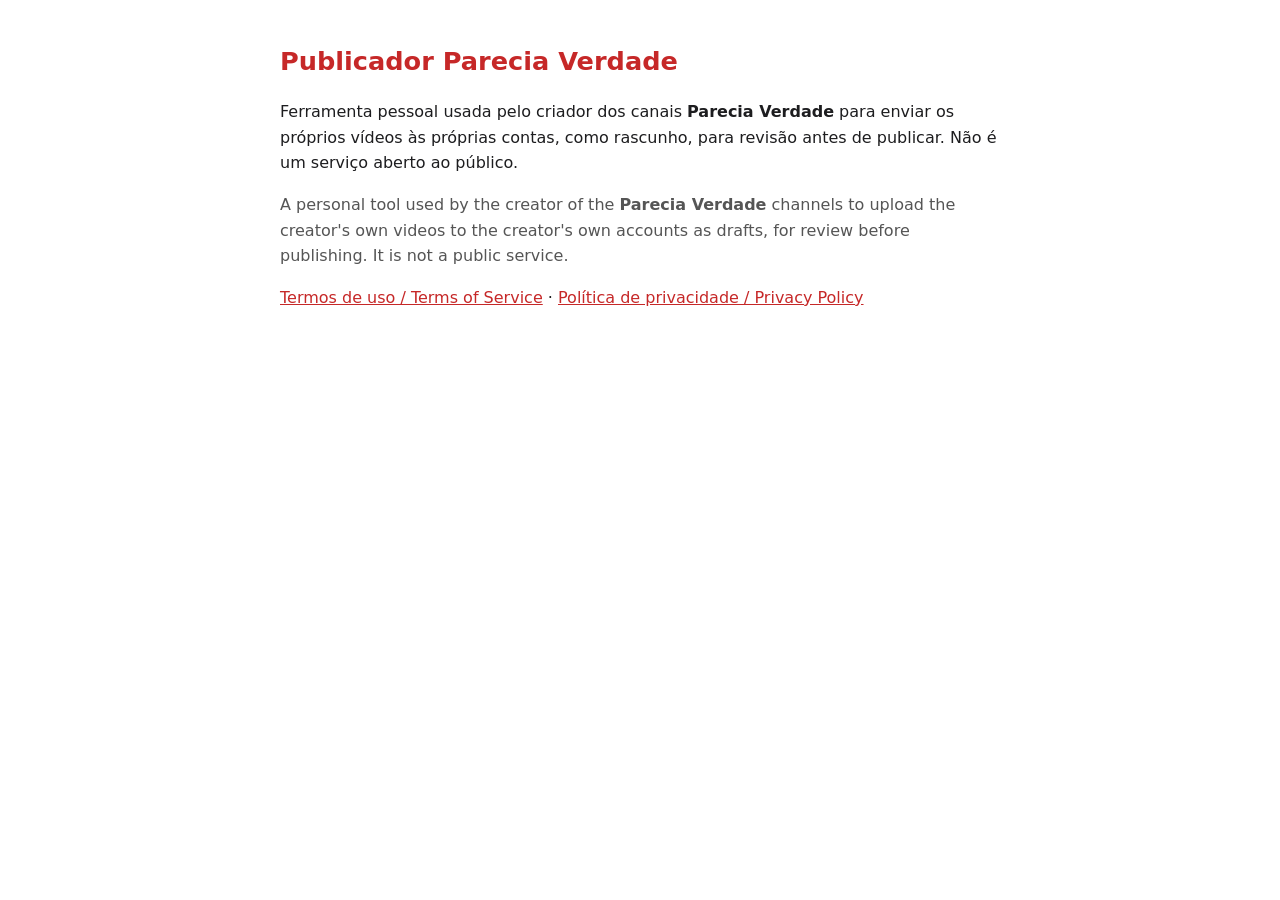
<file: index.html>
<!doctype html><html lang="pt-BR"><head><meta charset="utf-8"><meta name="viewport" content="width=device-width,initial-scale=1">
<title>Publicador Parecia Verdade</title><link rel="stylesheet" href="estilo.css"></head><body>
<h1>Publicador Parecia Verdade</h1>
<p>Ferramenta pessoal usada pelo criador dos canais <b>Parecia Verdade</b> para enviar os próprios vídeos às próprias contas, como rascunho, para revisão antes de publicar. Não é um serviço aberto ao público.</p>
<p class="mut">A personal tool used by the creator of the <b>Parecia Verdade</b> channels to upload the creator's own videos to the creator's own accounts as drafts, for review before publishing. It is not a public service.</p>
<p><a href="termos.html">Termos de uso / Terms of Service</a> · <a href="privacidade.html">Política de privacidade / Privacy Policy</a></p>
</body></html>
</file>
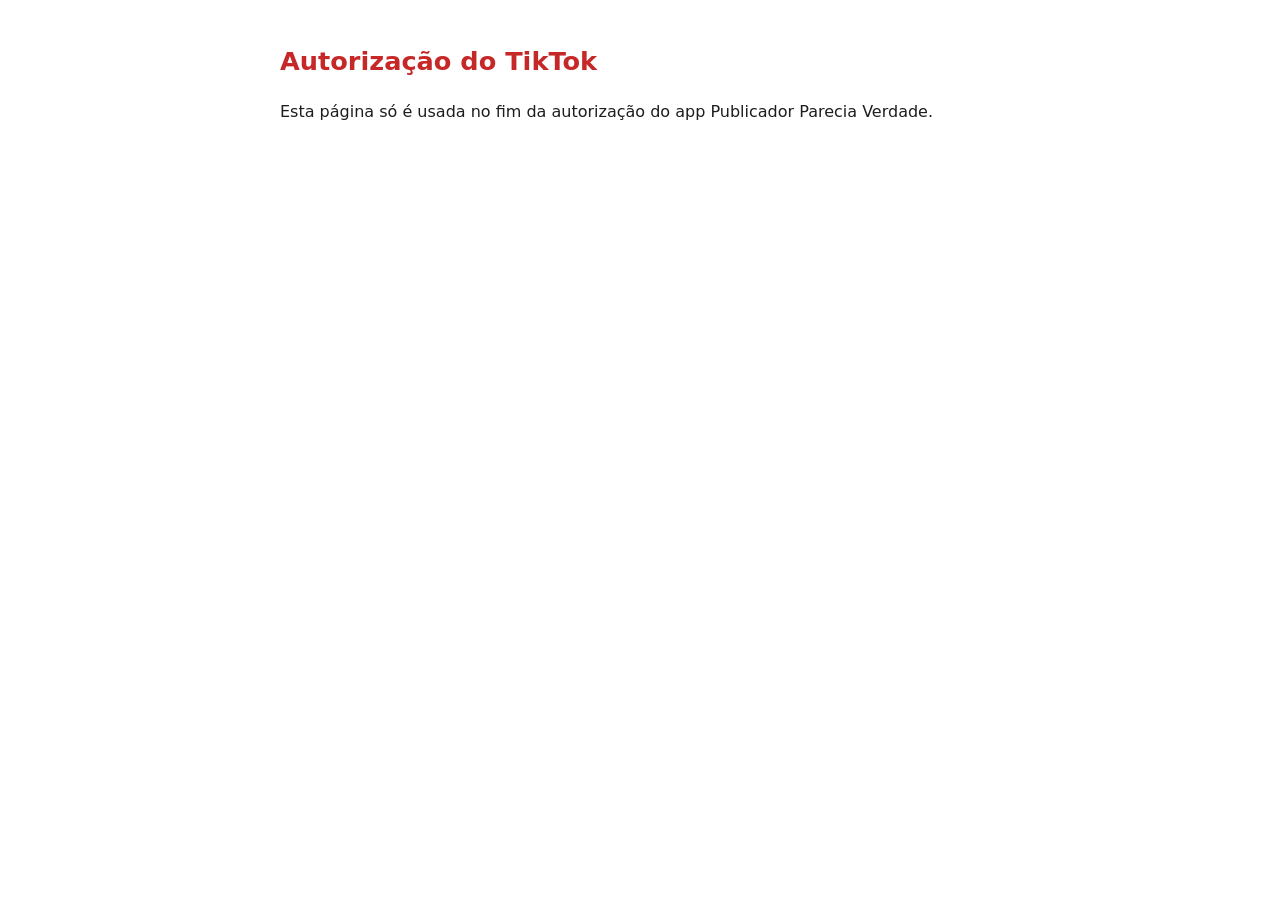
<file: tiktok/index.html>
<!doctype html><html lang="pt-BR"><head><meta charset="utf-8"><meta name="viewport" content="width=device-width,initial-scale=1">
<meta name="robots" content="noindex"><title>Autorização TikTok</title><link rel="stylesheet" href="../estilo.css"></head><body>
<h1>Autorização do TikTok</h1>
<p id="msg">Processando…</p>
<script>
(function(){
  var q = new URLSearchParams(location.search), m = document.getElementById('msg');
  var state = q.get('state') || '';
  if (q.get('error')) { m.textContent = 'O TikTok recusou a autorização: ' + (q.get('error_description') || q.get('error')); return; }
  if (!q.get('code')) { m.textContent = 'Esta página só é usada no fim da autorização do app Publicador Parecia Verdade.'; return; }
  var porta = (state.match(/^pv-(\d{4,5})-/) || [])[1];
  if (porta) {
    m.textContent = 'Autorizado! Voltando para o programa no computador…';
    location.replace('http://127.0.0.1:' + porta + '/callback' + location.search);
  } else {
    m.textContent = 'Autorizado, mas esta página foi aberta fora do computador onde o programa está rodando. Rode a autorização de novo pelo navegador do computador.';
  }
})();
</script></body></html>
</file>
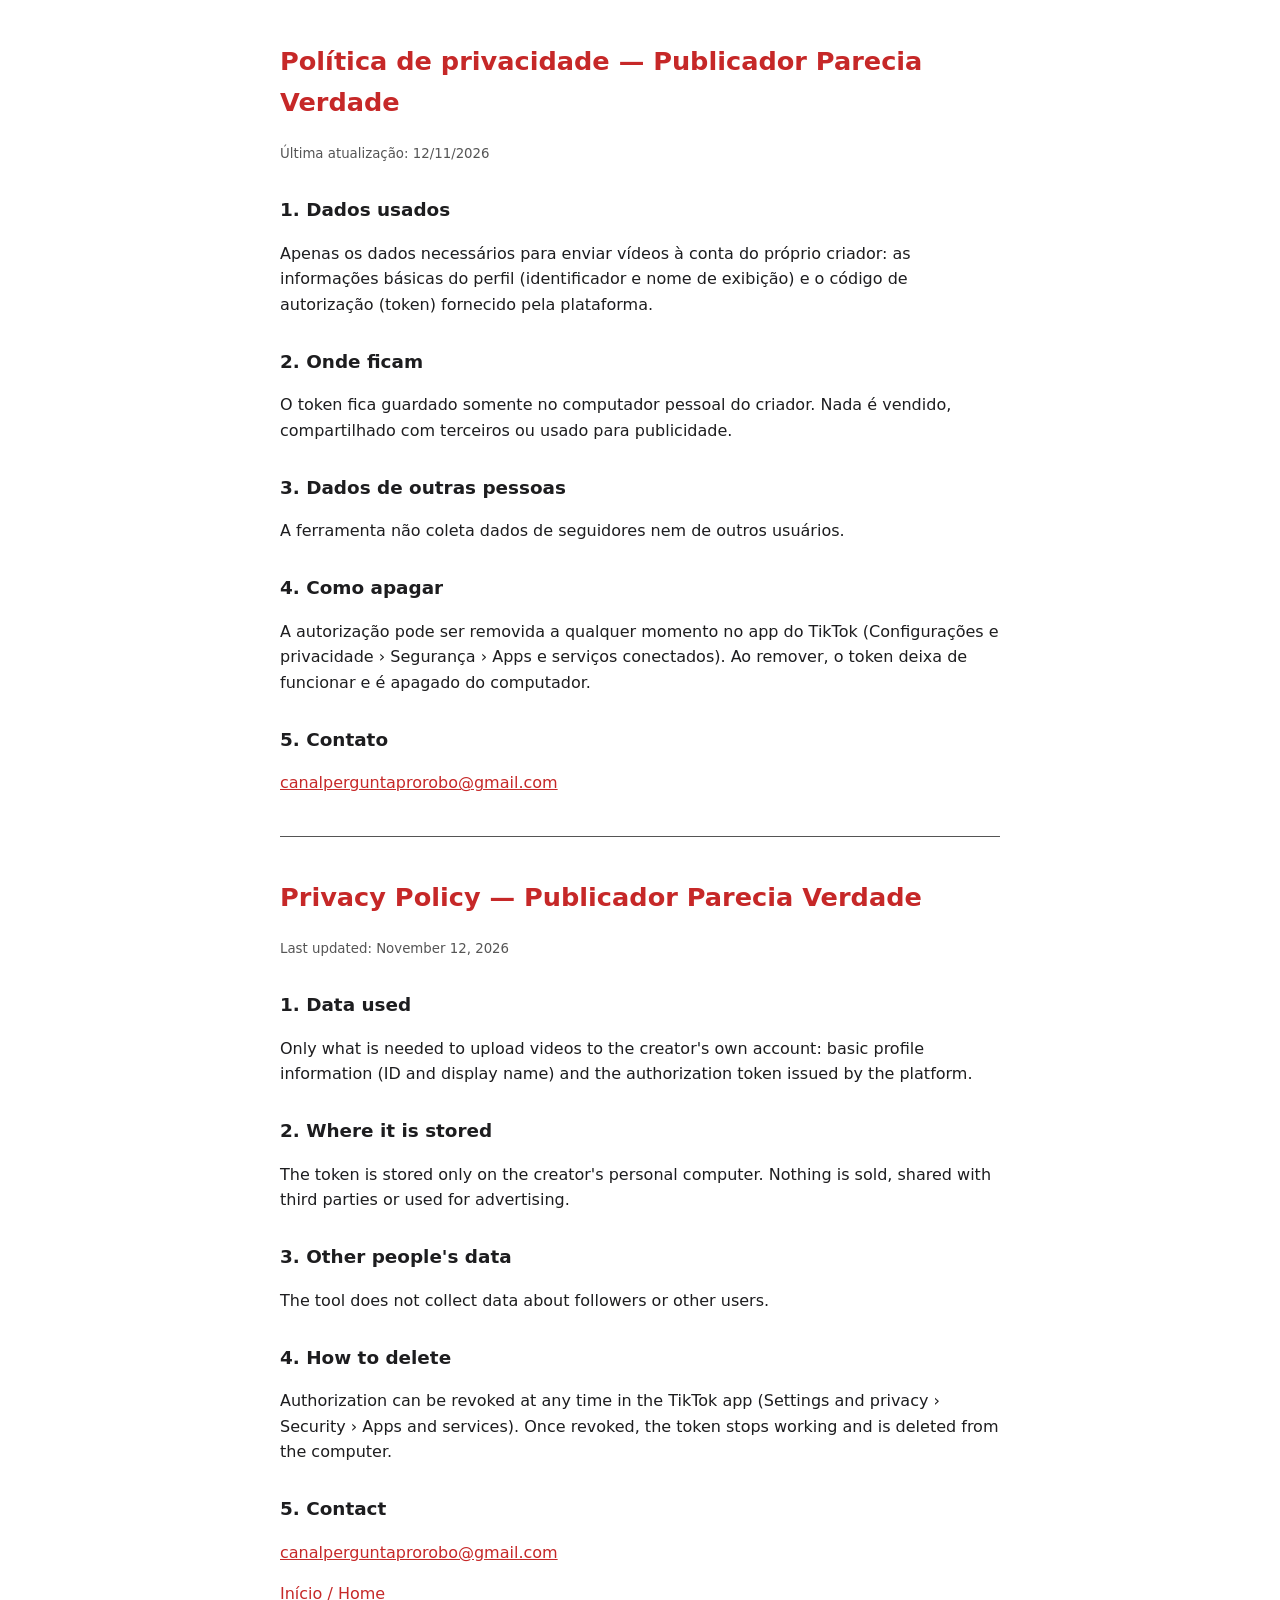
<file: privacidade.html>
<!doctype html><html lang="pt-BR"><head><meta charset="utf-8"><meta name="viewport" content="width=device-width,initial-scale=1">
<title>Política de privacidade</title><link rel="stylesheet" href="estilo.css"></head><body>
<h1>Política de privacidade — Publicador Parecia Verdade</h1><small>Última atualização: 12/11/2026</small>
<h2>1. Dados usados</h2><p>Apenas os dados necessários para enviar vídeos à conta do próprio criador: as informações básicas do perfil (identificador e nome de exibição) e o código de autorização (token) fornecido pela plataforma.</p>
<h2>2. Onde ficam</h2><p>O token fica guardado somente no computador pessoal do criador. Nada é vendido, compartilhado com terceiros ou usado para publicidade.</p>
<h2>3. Dados de outras pessoas</h2><p>A ferramenta não coleta dados de seguidores nem de outros usuários.</p>
<h2>4. Como apagar</h2><p>A autorização pode ser removida a qualquer momento no app do TikTok (Configurações e privacidade › Segurança › Apps e serviços conectados). Ao remover, o token deixa de funcionar e é apagado do computador.</p>
<h2>5. Contato</h2><p><a href="mailto:canalperguntaprorobo@gmail.com">canalperguntaprorobo@gmail.com</a></p>
<hr>
<h1>Privacy Policy — Publicador Parecia Verdade</h1><small>Last updated: November 12, 2026</small>
<h2>1. Data used</h2><p>Only what is needed to upload videos to the creator's own account: basic profile information (ID and display name) and the authorization token issued by the platform.</p>
<h2>2. Where it is stored</h2><p>The token is stored only on the creator's personal computer. Nothing is sold, shared with third parties or used for advertising.</p>
<h2>3. Other people's data</h2><p>The tool does not collect data about followers or other users.</p>
<h2>4. How to delete</h2><p>Authorization can be revoked at any time in the TikTok app (Settings and privacy › Security › Apps and services). Once revoked, the token stops working and is deleted from the computer.</p>
<h2>5. Contact</h2><p><a href="mailto:canalperguntaprorobo@gmail.com">canalperguntaprorobo@gmail.com</a></p>
<p><a href="index.html">Início / Home</a></p></body></html>
</file>
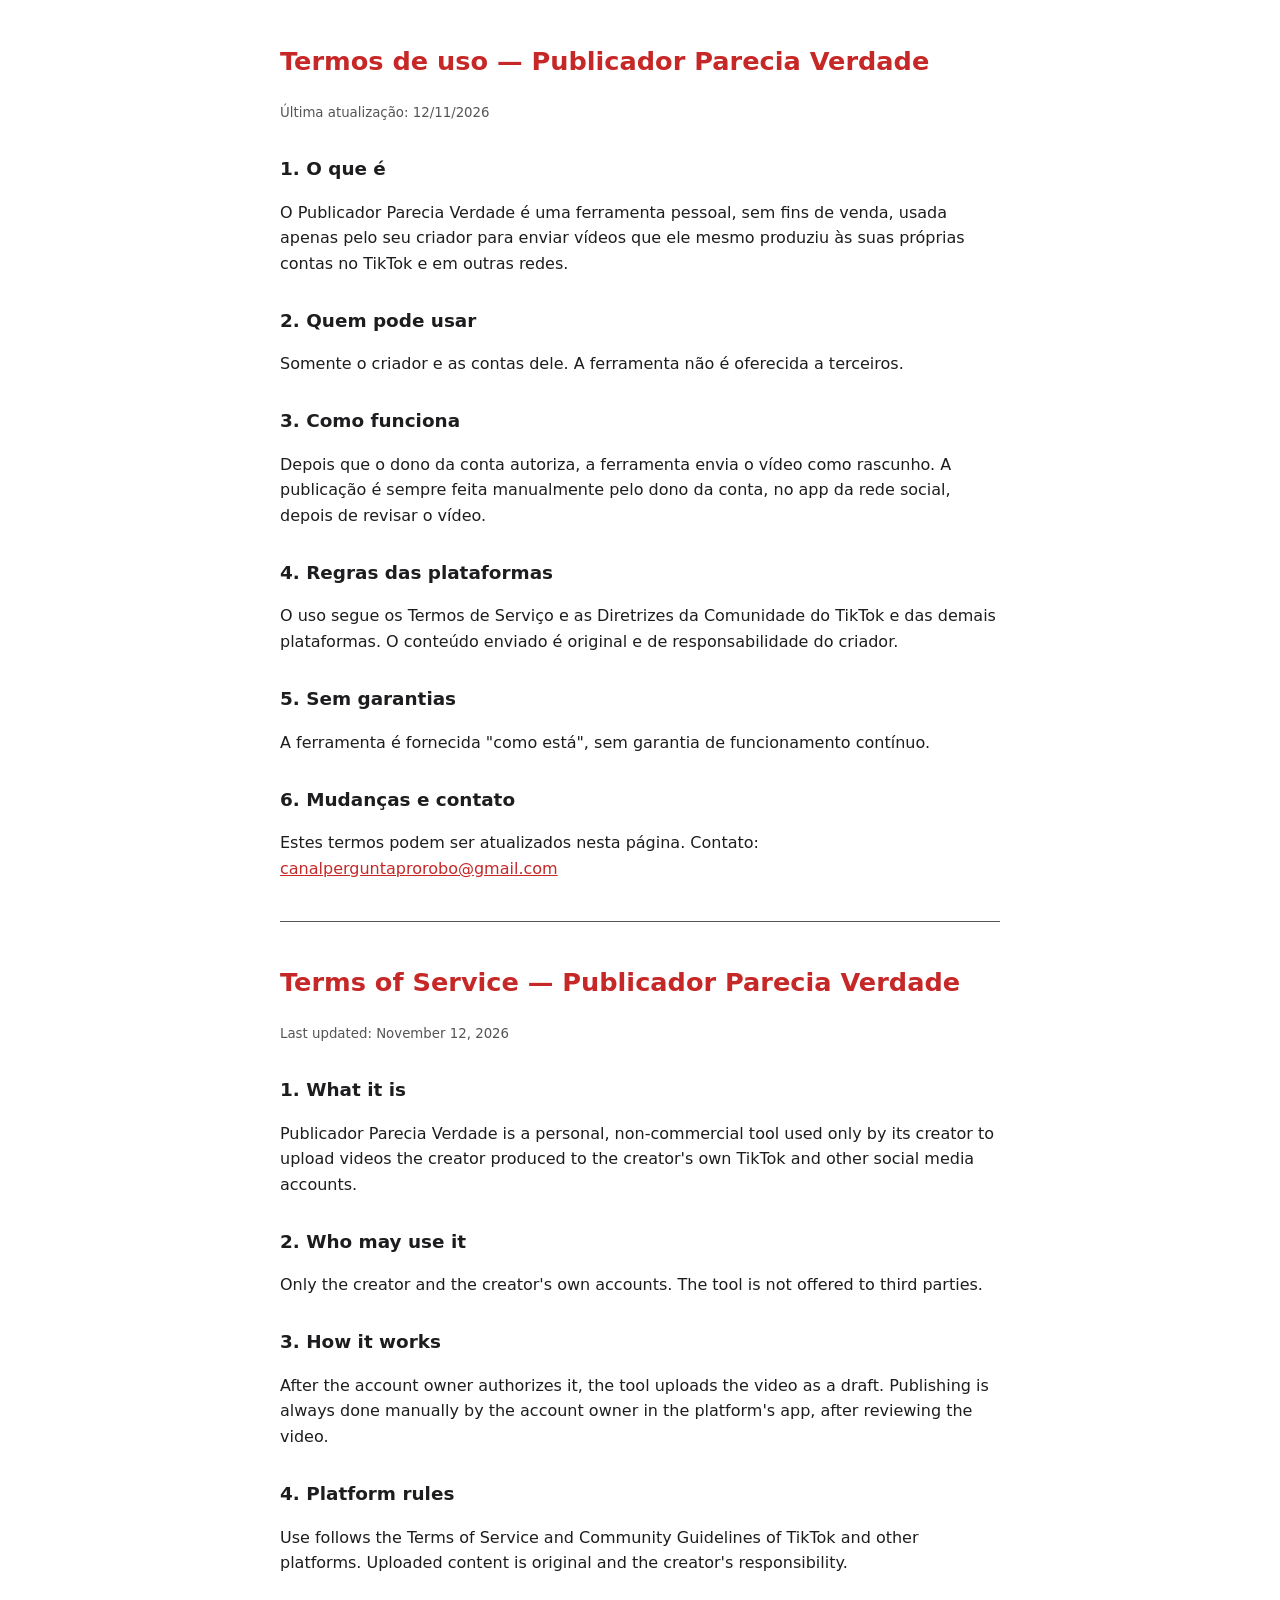
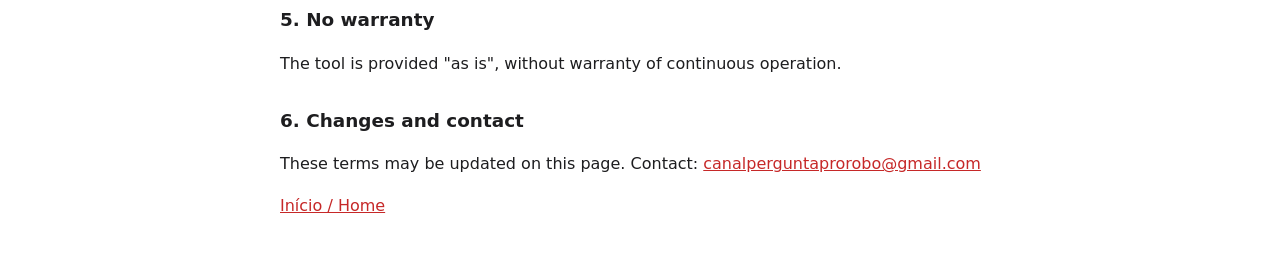
<file: termos.html>
<!doctype html><html lang="pt-BR"><head><meta charset="utf-8"><meta name="viewport" content="width=device-width,initial-scale=1">
<title>Termos de uso</title><link rel="stylesheet" href="estilo.css"></head><body>
<h1>Termos de uso — Publicador Parecia Verdade</h1><small>Última atualização: 12/11/2026</small>
<h2>1. O que é</h2><p>O Publicador Parecia Verdade é uma ferramenta pessoal, sem fins de venda, usada apenas pelo seu criador para enviar vídeos que ele mesmo produziu às suas próprias contas no TikTok e em outras redes.</p>
<h2>2. Quem pode usar</h2><p>Somente o criador e as contas dele. A ferramenta não é oferecida a terceiros.</p>
<h2>3. Como funciona</h2><p>Depois que o dono da conta autoriza, a ferramenta envia o vídeo como rascunho. A publicação é sempre feita manualmente pelo dono da conta, no app da rede social, depois de revisar o vídeo.</p>
<h2>4. Regras das plataformas</h2><p>O uso segue os Termos de Serviço e as Diretrizes da Comunidade do TikTok e das demais plataformas. O conteúdo enviado é original e de responsabilidade do criador.</p>
<h2>5. Sem garantias</h2><p>A ferramenta é fornecida "como está", sem garantia de funcionamento contínuo.</p>
<h2>6. Mudanças e contato</h2><p>Estes termos podem ser atualizados nesta página. Contato: <a href="mailto:canalperguntaprorobo@gmail.com">canalperguntaprorobo@gmail.com</a></p>
<hr>
<h1>Terms of Service — Publicador Parecia Verdade</h1><small>Last updated: November 12, 2026</small>
<h2>1. What it is</h2><p>Publicador Parecia Verdade is a personal, non-commercial tool used only by its creator to upload videos the creator produced to the creator's own TikTok and other social media accounts.</p>
<h2>2. Who may use it</h2><p>Only the creator and the creator's own accounts. The tool is not offered to third parties.</p>
<h2>3. How it works</h2><p>After the account owner authorizes it, the tool uploads the video as a draft. Publishing is always done manually by the account owner in the platform's app, after reviewing the video.</p>
<h2>4. Platform rules</h2><p>Use follows the Terms of Service and Community Guidelines of TikTok and other platforms. Uploaded content is original and the creator's responsibility.</p>
<h2>5. No warranty</h2><p>The tool is provided "as is", without warranty of continuous operation.</p>
<h2>6. Changes and contact</h2><p>These terms may be updated on this page. Contact: <a href="mailto:canalperguntaprorobo@gmail.com">canalperguntaprorobo@gmail.com</a></p>
<p><a href="index.html">Início / Home</a></p></body></html>
</file>
<file: estilo.css>
:root{--bg:#fff;--fg:#1d1d1f;--mut:#555;--ac:#c62828}
@media (prefers-color-scheme:dark){:root{--bg:#121212;--fg:#eee;--mut:#aaa;--ac:#ef5350}}
body{background:var(--bg);color:var(--fg);font:16px/1.6 system-ui,sans-serif;max-width:720px;margin:0 auto;padding:24px 16px}
h1{color:var(--ac);font-size:1.6em}h2{font-size:1.15em;margin-top:1.6em}small,.mut{color:var(--mut)}a{color:var(--ac)}hr{margin:2.5em 0;border:0;border-top:1px solid var(--mut)}
</file>
